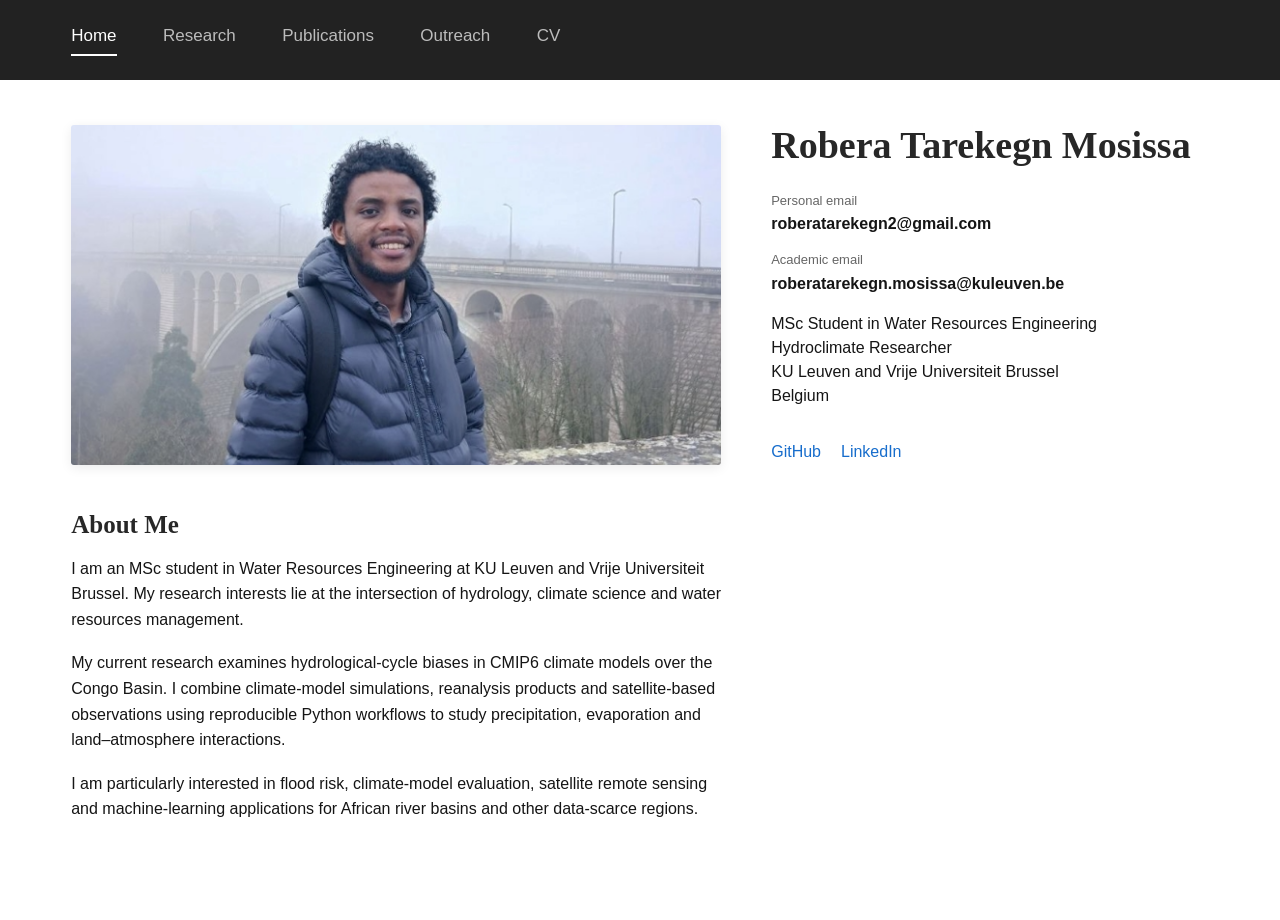
<file: index.html>
<!DOCTYPE html>
<html lang="en">

<head>
    <meta charset="UTF-8">

    <meta
        name="viewport"
        content="width=device-width, initial-scale=1.0"
    >

    <meta
        name="description"
        content="Academic profile of Robera Tarekegn Mosissa, MSc student in Water Resources Engineering and hydroclimate researcher."
    >

    <title>Robera Mosissa | Hydroclimate Researcher</title>

    <link rel="stylesheet" href="style.css">
</head>

<body>

    <header class="site-header">

        <nav class="navbar" aria-label="Main navigation">

            <a
                href="index.html"
                class="active"
                aria-current="page"
            >
                Home
            </a>

            <a href="Research.html">
                Research
            </a>

            <a href="publications.html">
                Publications
            </a>

            <a href="Outreach.html">
                Outreach
            </a>

            <a href="CV.html">
                CV
            </a>

        </nav>

    </header>

    <main class="container">

        <section class="Profile">

            <!-- Left column: photograph and biography -->

            <div class="Profile-left">

                <div class="Profile-image">

                    <img
                        src="Profile.jpg"
                        alt="Portrait of Robera Tarekegn Mosissa"
                        loading="lazy"
                    >

                </div>

                <section
                    class="biography"
                    aria-labelledby="about-heading"
                >

                    <h2 id="about-heading">About Me</h2>

                    <p>
                        I am an MSc student in Water Resources Engineering at
                        KU Leuven and Vrije Universiteit Brussel. My research
                        interests lie at the intersection of hydrology, climate
                        science and water resources management.
                    </p>

                    <p>
                        My current research examines hydrological-cycle biases
                        in CMIP6 climate models over the Congo Basin. I combine
                        climate-model simulations, reanalysis products and
                        satellite-based observations using reproducible Python
                        workflows to study precipitation, evaporation and
                        land–atmosphere interactions.
                    </p>

                    <p>
                        I am particularly interested in flood risk,
                        climate-model evaluation, satellite remote sensing
                        and machine-learning applications for African river
                        basins and other data-scarce regions.
                    </p>

                </section>

            </div>

            <!-- Right column: profile information -->

            <div class="Profile-details">

                <h1>Robera Tarekegn Mosissa</h1>

                <p class="email primary">

                    <span>Personal email</span>

                    <a href="mailto:roberatarekegn2@gmail.com">
                        roberatarekegn2@gmail.com
                    </a>

                </p>

                <p class="email institutional">

                    <span>Academic email</span>

                    <a href="mailto:roberatarekegn.mosissa@kuleuven.be">
                        roberatarekegn.mosissa@kuleuven.be
                    </a>

                </p>

                <p>
                    MSc Student in Water Resources Engineering<br>
                    Hydroclimate Researcher<br>
                    KU Leuven and Vrije Universiteit Brussel<br>
                    Belgium
                </p>

                <div class="Profile-links">

                    <a
                        href="https://github.com/RoberaTarekegnMosissa"
                        target="_blank"
                        rel="noopener noreferrer"
                    >
                        GitHub
                    </a>

                    <a
                        href="https://www.linkedin.com/in/robera-tarekegn-mosissa-3463221a8/"
                        target="_blank"
                        rel="noopener noreferrer"
                    >
                        LinkedIn
                    </a>

                </div>

            </div>

        </section>

    </main>

</body>

</html>
</file>
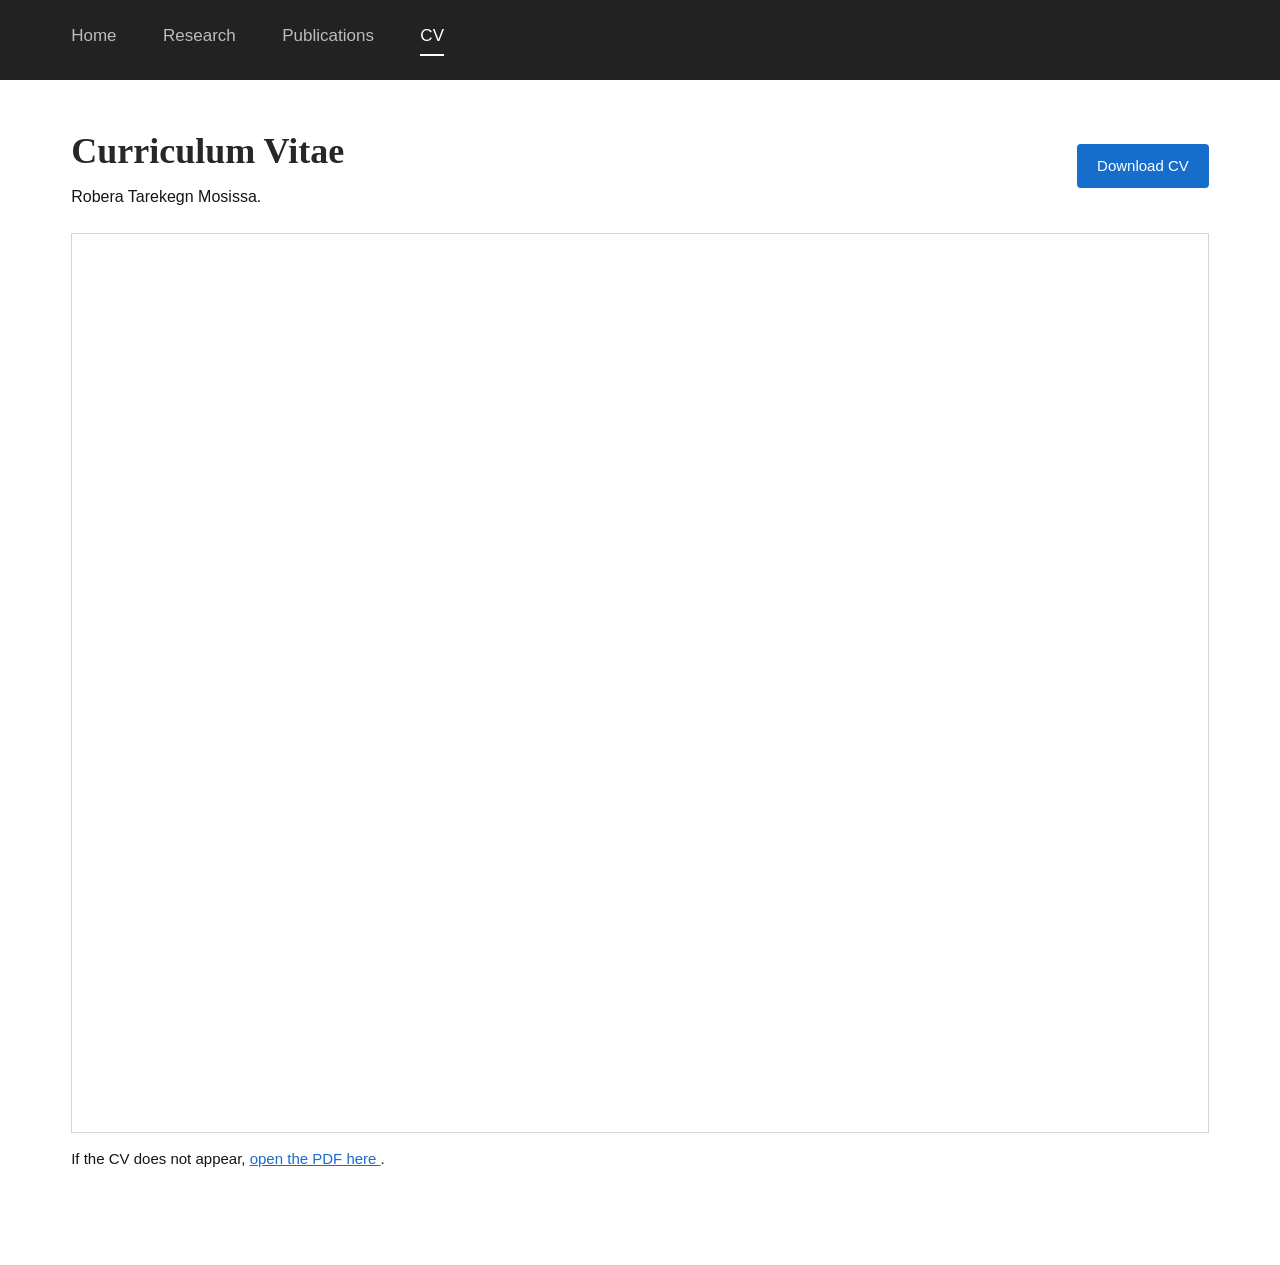
<file: CV.html>
<!DOCTYPE html>
<html lang="en">

<head>
    <meta charset="UTF-8">

    <meta
        name="viewport"
        content="width=device-width, initial-scale=1.0"
    >

    <meta
        name="description"
        content="Curriculum vitae of Robera Tarekegn Mosissa."
    >

    <title>CV | Robera Tarekegn Mosissa</title>

    <link rel="stylesheet" href="style.css">
</head>

<body>

    <header class="site-header">

        <nav class="navbar" aria-label="Main navigation">
            <a href="index.html">Home</a>
            <a href="research.html">Research</a>
            <a href="publications.html">Publications</a>
            <a href="cv.html" class="active">CV</a>
        </nav>

    </header>

    <main class="container">

        <section class="cv-page">

            <div class="cv-heading">

                <div>
                    <h1>Curriculum Vitae</h1>
                    <p>
                        Robera Tarekegn Mosissa.
                    </p>
                </div>

                <a
                    class="download-button"
                    href="Robera_M_CV_PHD.pdf"
                    download
                >
                    Download CV
                </a>

            </div>

            <iframe
                class="cv-viewer"
                src="Robera_M_CV_PHD.pdf"
                title="Curriculum vitae of Robera Tarekegn Mosissa"
            >
            </iframe>

            <p class="cv-fallback">
                If the CV does not appear,
                <a href="Robera_M_CV_PHD.pdf" target="_blank">
                    open the PDF here
                </a>.
            </p>

        </section>

    </main>

</body>

</html>
</file>
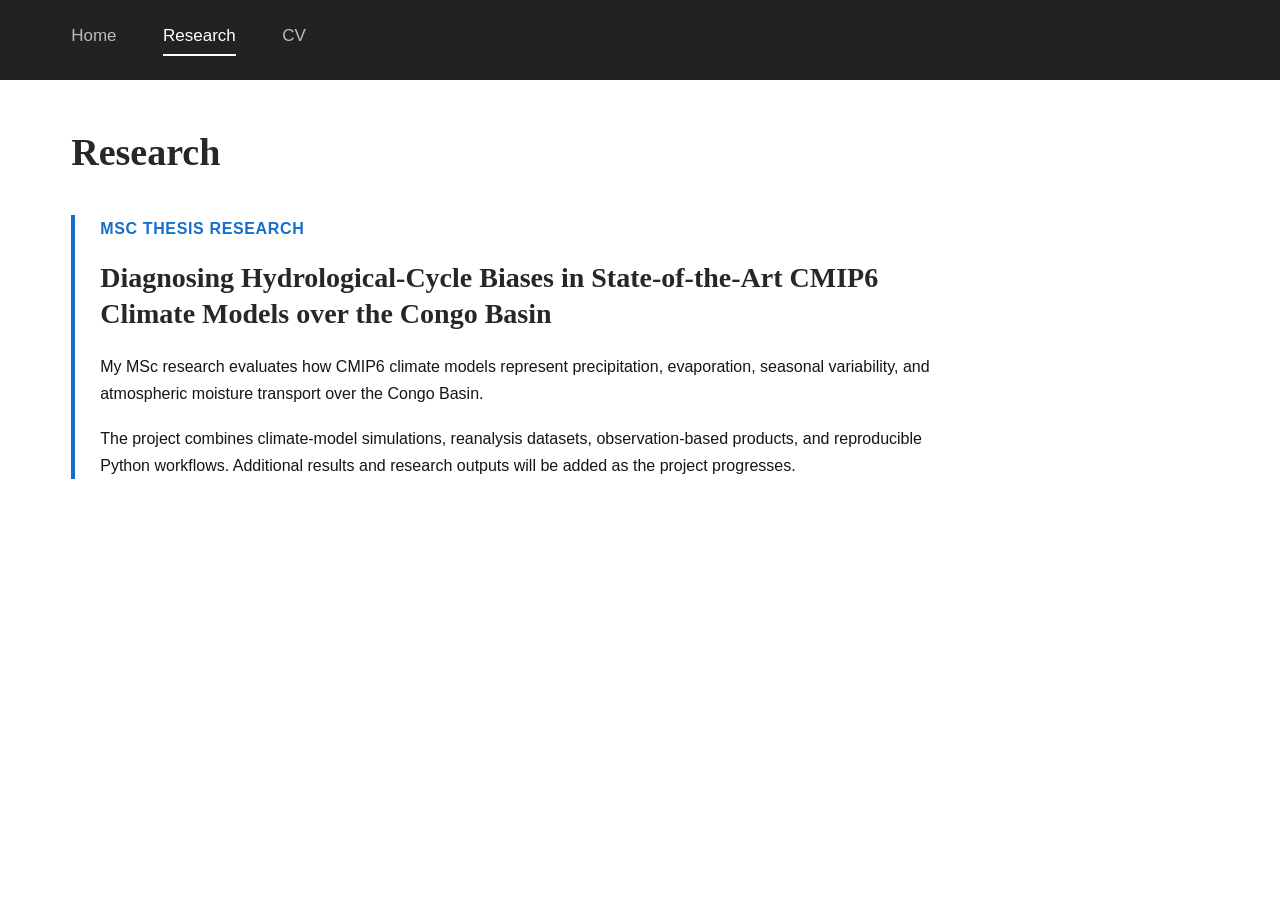
<file: Research.html>
<!DOCTYPE html>
<html lang="en">

<head>
    <meta charset="UTF-8">

    <meta
        name="viewport"
        content="width=device-width, initial-scale=1.0"
    >

    <meta
        name="description"
        content="Research profile of Robera Tarekegn Mosissa."
    >

    <title>Research | Robera Tarekegn Mosissa</title>

    <link rel="stylesheet" href="style.css">
</head>

<body>

    <header class="site-header">

        <nav class="navbar" aria-label="Main navigation">
            <a href="index.html">Home</a>

            <a
                href="Research.html"
                class="active"
                aria-current="page"
            >
                Research
            </a>

            <a href="CV.html">CV</a>
        </nav>

    </header>

    <main class="container">

        <section class="Research-page">

            <h1>Research</h1>

            <article class="Research-project">

                <p class="Research-label">MSc Thesis Research</p>

                <h2>
                    Diagnosing Hydrological-Cycle Biases in State-of-the-Art
                    CMIP6 Climate Models over the Congo Basin
                </h2>

                <p>
                    My MSc research evaluates how CMIP6 climate models represent
                    precipitation, evaporation, seasonal variability, and
                    atmospheric moisture transport over the Congo Basin.
                </p>

                <p>
                    The project combines climate-model simulations, reanalysis
                    datasets, observation-based products, and reproducible Python
                    workflows. Additional results and research outputs will be
                    added as the project progresses.
                </p>

            </article>

        </section>

    </main>

</body>

</html>
</file>
<file: style.css>
* {
    box-sizing: border-box;
}

html,
body {
    margin: 0;
    padding: 0;
}

body {
    background-color: #ffffff;
    color: #151515;
    font-family: Arial, Helvetica, sans-serif;
    font-size: 16px;
    line-height: 1.45;
}


.site-header {
    width: 100%;
    background-color: #222222;
}

.navbar {
    width: min(92%, 1450px);
    margin: 0 auto;
    padding: 24px 20px;
}

.navbar a {
    display: inline-block;
    margin-right: 42px;
    padding-bottom: 5px;
    color: #bcbcbc;
    font-size: 17px;
    text-decoration: none;
    transition: color 0.2s ease;
}

.navbar a:hover {
    color: #ffffff;
}


.navbar a.active {
    color: #ffffff;
    border-bottom: 2px solid #ffffff;
}

/* Main content */

.container {
    width: min(92%, 1450px);
    margin: 0 auto;
    padding: 45px 20px 80px;
}

/* Profile layout */

.Profile {
    display: grid;
    grid-template-columns: minmax(400px, 650px) minmax(240px, 1fr);
    gap: 50px;
    align-items: start;
}

.Profile-left {
    min-width: 0;
}

/* Profile photograph */

.Profile-image {
    width: 100%;
    height: 340px;
    overflow: hidden;
    border-radius: 3px;
    box-shadow: 0 3px 12px rgba(0, 0, 0, 0.08);
}

.Profile-image img {
    display: block;
    width: 100%;
    height: 100%;
    object-fit: cover;
    object-position: center 30%;
}

/* Profile information */

.Profile-details {
    padding: 0;
}

.Profile-details h1 {
    margin: 0 0 25px;
    color: #272727;
    font-family: Georgia, "Times New Roman", serif;
    font-size: clamp(30px, 3vw, 38px);
    line-height: 1.08;
}

.Profile-details p {
    font-size: 16px;
    line-height: 1.5;
}

/* Email addresses */

.email {
    margin: 0 0 14px;
    overflow-wrap: anywhere;
}

.email span {
    display: block;
    margin-bottom: 2px;
    color: #666666;
    font-size: 13px;
    font-weight: 400;
}

.email a {
    color: #151515;
    font-weight: 700;
    text-decoration: none;
}

.email a:hover {
    color: #176dcc;
    text-decoration: underline;
}

.email-secondary a {
    font-weight: 400;
}

/* Position and affiliation */

.position {
    margin: 30px 0 0;
}

/* Social links */

.Profile-links {
    display: flex;
    flex-wrap: wrap;
    gap: 20px;
    margin-top: 32px;
}

.Profile-links a {
    display: inline-block;
    color: #176dcc;
    font-size: 16px;
    text-decoration: none;
}

.Profile-links a:hover {
    text-decoration: underline;
}

/* Biography */

.biography {
    width: 100%;
    margin-top: 45px;
}

.biography h2 {
    margin: 0 0 16px;
    color: #272727;
    font-family: Georgia, "Times New Roman", serif;
    font-size: 25px;
    line-height: 1.2;
}

.biography p {
    margin: 0 0 18px;
    font-size: 16px;
    line-height: 1.6;
    text-align: left;
}

/* Tablet */

@media (max-width: 900px) {
    .Profile {
        grid-template-columns: 1fr;
        gap: 30px;
    }

    .Profile-image {
        max-width: 650px;
        height: 340px;
    }

    .Profile-details {
        grid-row: 2;
    }

    .biography {
        margin-top: 35px;
    }
}

/* Mobile */

@media (max-width: 600px) {
    .navbar {
        width: 100%;
        padding: 16px 20px;
    }

    .navbar a {
        margin: 4px 18px 4px 0;
        font-size: 15px;
    }

    .container {
        width: 100%;
        padding: 25px 20px 60px;
    }

    .Profile {
        gap: 25px;
    }

    .Profile-image {
        height: 260px;
    }

    .Profile-details h1 {
        margin-bottom: 22px;
        font-size: 30px;
    }

    .Profile-details p,
    .Profile-links a,
    .biography p {
        font-size: 15px;
    }

    .email span {
        font-size: 12px;
    }

    .position {
        margin-top: 25px;
    }

    .Profile-links {
        gap: 16px;
        margin-top: 25px;
    }

    .biography {
        margin-top: 30px;
    }

    .biography h2 {
        font-size: 23px;
    }
}
/* CV page */

.cv-page {
    width: 100%;
}

.cv-heading {
    display: flex;
    justify-content: space-between;
    align-items: center;
    gap: 30px;
    margin-bottom: 25px;
}

.cv-heading h1 {
    margin: 0 0 8px;
    color: #272727;
    font-family: Georgia, "Times New Roman", serif;
    font-size: 36px;
}

.cv-heading p {
    margin: 0;
    font-size: 16px;
}

.download-button {
    display: inline-block;
    flex-shrink: 0;
    padding: 11px 20px;
    border-radius: 4px;
    background-color: #176dcc;
    color: #ffffff;
    font-size: 15px;
    text-decoration: none;
}

.download-button:hover {
    background-color: #1058a8;
}

.cv-viewer {
    display: block;
    width: 100%;
    height: 900px;
    border: 1px solid #d5d5d5;
}

.cv-fallback {
    margin-top: 15px;
    font-size: 15px;
}

.cv-fallback a {
    color: #176dcc;
}

/* CV page on mobile */

@media (max-width: 600px) {
    .cv-heading {
        align-items: flex-start;
        flex-direction: column;
    }

    .cv-heading h1 {
        font-size: 30px;
    }

    .cv-viewer {
        height: 650px;
    }
}
/* Research page */

.Research-page {
    max-width: 900px;
}

.Research-page > h1 {
    margin: 0 0 35px;
    color: #272727;
    font-family: Georgia, "Times New Roman", serif;
    font-size: 38px;
}

.Research-project {
    padding-left: 25px;
    border-left: 4px solid #176dcc;
}

.Research-label {
    margin: 0 0 10px;
    color: #176dcc;
    font-size: 14px;
    font-weight: 700;
    letter-spacing: 0.04em;
    text-transform: uppercase;
}

.Research-project h2 {
    margin: 0 0 20px;
    color: #272727;
    font-family: Georgia, "Times New Roman", serif;
    font-size: 28px;
    line-height: 1.3;
}

.Research-project p {
    margin: 0 0 18px;
    font-size: 16px;
    line-height: 1.7;
}

@media (max-width: 600px) {
    .Research-page > h1 {
        margin-bottom: 25px;
        font-size: 32px;
    }

    .Research-project {
        padding-left: 18px;
    }

    .Research-project h2 {
        font-size: 23px;
    }

    .Research-project p {
        font-size: 15px;
    }
}
</file>
